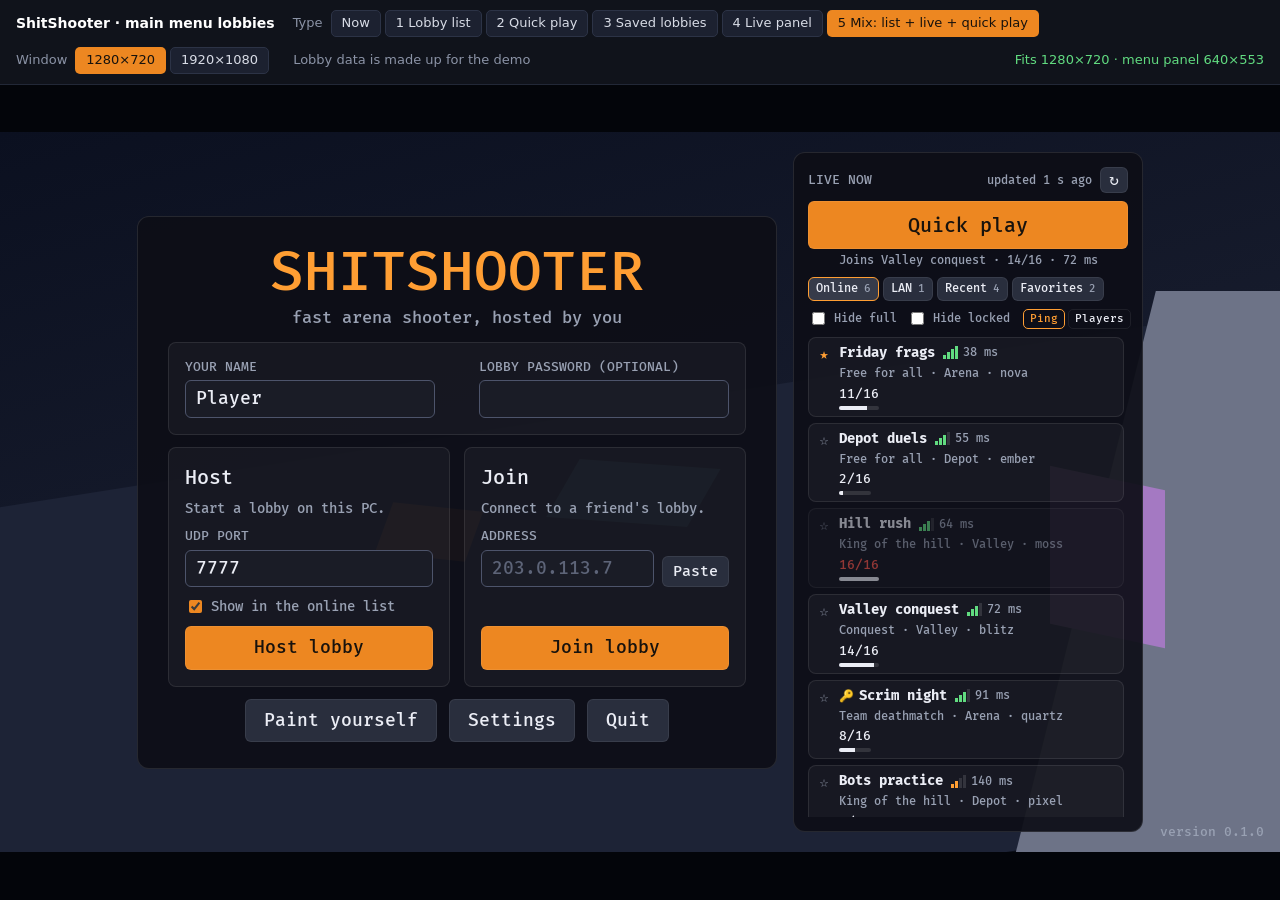
<file: prototypes/lobby-ui/index.html>
<!doctype html>
<html lang="en">
<head>
<meta charset="utf-8">
<meta name="viewport" content="width=device-width, initial-scale=1">
<title>Lobby Ideas</title>
<link rel="preconnect" href="https://fonts.googleapis.com">
<link rel="preconnect" href="https://fonts.gstatic.com" crossorigin>
<link rel="stylesheet" href="https://fonts.googleapis.com/css2?family=Fira+Mono:wght@400;500;700&display=swap">
<link rel="stylesheet" href="shell.css">
<link rel="stylesheet" href="lobbies.css">
</head>
<body>
<header class="bar">
  <strong class="bar-title">ShitShooter · main menu lobbies</strong>
  <div class="bar-group" data-group="type"><span>Type</span><button data-value="now">Now</button><button data-value="list">1 Lobby list</button><button data-value="quick">2 Quick play</button><button data-value="saved">3 Saved lobbies</button><button data-value="live">4 Live panel</button><button data-value="mix">5 Mix: list + live + quick play</button></div>
  <div class="bar-group" data-group="size"><span>Window</span><button data-value="1280x720">1280×720</button><button data-value="1920x1080">1920×1080</button></div>
  <span class="bar-hint">Lobby data is made up for the demo</span>
  <span class="bar-fit" id="fit"></span>
</header>
<main class="viewport" id="viewport">
  <div class="stage" id="stage">
    <div class="scene"><i class="s1"></i><i class="s2"></i><i class="s3"></i><i class="s4"></i><i class="s5"></i></div>
    <section class="screen screen-menu" id="screen-menu">
      <div class="panel" id="menu-panel"></div>
      <div id="side-root"></div>
      <div class="mm-version">version 0.1.0</div>
      <div id="modal-root"></div>
    </section>
  </div>
</main>
<script src="lobbies.js"></script>
<script src="lobbies-shell.js"></script>
</body>
</html>
</file>
<file: prototypes/lobby-ui/shell.css>
:root {
  --panel: rgba(13, 15, 23, 0.93);
  --panel-edge: rgba(255, 255, 255, 0.1);
  --card: rgba(255, 255, 255, 0.04);
  --button: #292e3d;
  --button-hover: #404a66;
  --button-press: #f28c26;
  --button-edge: rgba(255, 255, 255, 0.07);
  --primary: #ed8721;
  --primary-hover: #ffa847;
  --on-primary: #17120d;
  --danger-hover: #9e332e;
  --field: #1a1c26;
  --field-edge: #4d546b;
  --text: #ebedf5;
  --dim: #99a1b3;
  --accent: #ff9e33;
  --danger: #ff594d;
  --good: #61db80;
  --hud-edge: rgba(255, 255, 255, 0.09);
  --track: rgba(255, 255, 255, 0.12);
  --active: #363b4a;
  --game-font: "Fira Mono", Consolas, "Courier New", monospace;
}

* {
  box-sizing: border-box;
}

html,
body {
  height: 100%;
  margin: 0;
}

body {
  display: flex;
  flex-direction: column;
  background: #03050a;
  color: #d8dce6;
  font: 13px/1.3 system-ui, "Segoe UI", sans-serif;
}

.bar {
  display: flex;
  flex-wrap: wrap;
  align-items: center;
  gap: 10px 18px;
  padding: 10px 16px;
  background: #10131b;
  border-bottom: 1px solid #222837;
}

.bar-title {
  font-size: 14px;
  color: #fff;
}

.bar-group {
  display: inline-flex;
  align-items: center;
  gap: 4px;
}

.bar-group span {
  margin-right: 4px;
  color: #8b93a6;
}

.bar button {
  font: inherit;
  color: #d8dce6;
  padding: 4px 10px;
  background: #1c2130;
  border: 1px solid #2c3346;
  border-radius: 5px;
  cursor: pointer;
}

.bar button:hover {
  background: #283048;
}

.bar button.is-on {
  color: #17120d;
  background: #ed8721;
  border-color: transparent;
}

.bar-fit {
  margin-left: auto;
  color: #61db80;
}

.bar-hint {
  margin-left: 6px;
  color: #8b93a6;
}

.bar-fit.is-bad {
  color: #ff594d;
}

.viewport {
  position: relative;
  flex: 1;
  overflow: hidden;
}

.stage {
  position: absolute;
  overflow: hidden;
  transform-origin: 0 0;
  font-family: var(--game-font);
  font-weight: 500;
  color: var(--text);
}

.scene {
  position: absolute;
  inset: 0;
  background: linear-gradient(165deg, #0b1020 0%, #161b2c 50%, #090c14 100%);
}

.scene i {
  position: absolute;
  display: block;
}

.scene .s1 {
  left: -10%;
  top: 38%;
  width: 120%;
  height: 70%;
  background: #1d2336;
  transform: skewY(-9deg);
}

.scene .s2 {
  right: -6%;
  top: 22%;
  width: 22%;
  height: 90%;
  background: #6d7387;
  transform: skewX(-14deg);
}

.scene .s3 {
  left: 30%;
  top: 52%;
  width: 7%;
  height: 7%;
  background: #8a5638;
  transform: skew(-20deg, 6deg);
}

.scene .s4 {
  right: 9%;
  top: 48%;
  width: 9%;
  height: 22%;
  background: #a479c2;
  transform: skewY(12deg);
}

.scene .s5 {
  left: 44%;
  top: 46%;
  width: 11%;
  height: 8%;
  background: #4a6f97;
  transform: skew(-30deg, 4deg);
}

.screen {
  position: absolute;
  inset: 0;
  display: flex;
  align-items: center;
  justify-content: center;
}

.screen[hidden] {
  display: none;
}

.panel {
  display: flex;
  flex-direction: column;
  align-items: center;
  gap: 14px;
  padding: 26px 30px;
  background: var(--panel);
  border: 1px solid var(--panel-edge);
  border-radius: 12px;
}

.title {
  margin: 0;
  font-size: 36px;
  font-weight: 500;
  color: var(--accent);
}

.screen-lobby .title {
  font-size: 40px;
}

.buttons {
  display: flex;
  align-items: center;
  gap: 12px;
}

.btn {
  font: inherit;
  font-size: 18px;
  color: var(--text);
  padding: 9px 18px;
  background: var(--button);
  border: 1px solid var(--button-edge);
  border-radius: 6px;
  cursor: pointer;
}

.btn:hover {
  background: var(--button-hover);
}

.btn-primary {
  color: var(--on-primary);
  background: var(--primary);
}

.btn-primary:hover {
  background: var(--primary-hover);
}

.btn-danger:hover {
  background: var(--danger-hover);
}

.cards {
  display: flex;
  align-items: stretch;
  gap: 14px;
  margin-top: 4px;
}

.card {
  display: flex;
  flex-direction: column;
  gap: 10px;
  padding: 16px;
  background: var(--card);
  border: 1px solid var(--hud-edge);
  border-radius: 8px;
}

.section {
  font-size: 13px;
  color: var(--dim);
  text-transform: uppercase;
}

.dim {
  color: var(--dim);
}

.ctl {
  display: flex;
  align-items: center;
  gap: 6px;
  font-size: 15px;
}

.ctl span {
  margin-left: 4px;
  color: var(--dim);
}

.ctl kbd,
.roster-head span {
  font: inherit;
}

.ctl kbd {
  min-width: 28px;
  padding: 2px 7px;
  font-size: 14px;
  text-align: center;
  background: var(--button);
  border: 1px solid var(--button-edge);
  border-radius: 4px;
}

.pause-loadout-card {
  width: 300px;
}

.tips {
  width: 260px;
}

.tips p {
  margin: 0;
  font-size: 14px;
  color: var(--dim);
}

.lobby-address {
  font-size: 16px;
}

.lobby-grid {
  display: grid;
  gap: 14px;
  grid-template-columns: 462px 350px;
  grid-template-areas: "players match" "players loadout";
  align-items: start;
}

.players {
  grid-area: players;
  align-self: stretch;
}

.match {
  grid-area: match;
  align-self: stretch;
}

.lobby-loadout-card {
  grid-area: loadout;
  align-self: stretch;
}

.roster-head,
.roster-row {
  display: grid;
  grid-template-columns: 14px 1fr 70px 70px;
  align-items: center;
  gap: 6px;
  padding: 3px 10px;
}

.roster-head {
  font-size: 13px;
  color: var(--dim);
}

.roster-head span:nth-child(n + 3),
.roster-row b {
  text-align: right;
}

.roster-row {
  font-size: 18px;
  border: 1px solid transparent;
  border-radius: 6px;
}

.roster-row.is-me {
  background: rgba(255, 255, 255, 0.14);
  border-color: var(--accent);
}

.roster-row i {
  width: 9px;
  height: 9px;
  border-radius: 50%;
}

.roster-row em {
  margin-left: 8px;
  font-size: 12px;
  font-style: normal;
  color: var(--accent);
}

.roster-row b.dim {
  font-weight: 500;
}

.match-row {
  display: flex;
  justify-content: space-between;
  align-items: center;
  min-height: 30px;
  font-size: 16px;
}

.match-row span {
  color: var(--dim);
}

.info {
  font-size: 17px;
  color: var(--accent);
  text-align: center;
}
</file>
<file: prototypes/lobby-ui/lobbies.css>
.mm-panel {
  gap: 12px;
}

.mm-title {
  font-size: 56px;
  line-height: 1.05;
}

.mm-sub {
  font-size: 17px;
  margin-top: -6px;
}

.mm-row-card {
  flex-direction: row;
  justify-content: space-between;
  gap: 40px;
  align-self: stretch;
}

.mm-field {
  display: flex;
  flex-direction: column;
  gap: 5px;
}

.mm-field input {
  width: 250px;
  padding: 6px 10px;
  font: inherit;
  font-size: 18px;
  color: var(--text);
  background: var(--field);
  border: 1px solid var(--field-edge);
  border-radius: 6px;
  outline: none;
}

.mm-field input:focus {
  border-color: var(--accent);
}

.mm-field input::placeholder {
  color: #5d6478;
}

.mm-grow {
  flex: 1;
  min-width: 0;
}

.mm-grow input {
  width: 100%;
}

.mm-cards {
  display: flex;
  align-items: stretch;
  gap: 14px;
  align-self: stretch;
}

.mm-card {
  width: 282px;
  flex: none;
}

.mm-card-title {
  display: flex;
  align-items: center;
  gap: 8px;
  font-size: 20px;
}

.mm-hint {
  font-size: 14px;
}

.mm-card .btn-primary {
  margin-top: auto;
}

.mm-address {
  display: flex;
  align-items: flex-end;
  gap: 8px;
}

.btn-small {
  padding: 5px 10px;
  font-size: 15px;
}

.btn-big {
  padding: 11px 34px;
  font-size: 24px;
}

.mm-check {
  display: flex;
  align-items: center;
  gap: 6px;
  font-size: 14px;
  color: var(--dim);
  cursor: pointer;
}

.mm-check input {
  accent-color: var(--primary);
}

.mm-status {
  min-height: 20px;
  font-size: 16px;
  color: var(--dim);
}

.mm-status.is-bad {
  color: var(--danger);
}

.mm-status.is-good {
  color: var(--good);
}

.mm-version {
  position: absolute;
  right: 16px;
  bottom: 12px;
  font-size: 13px;
  color: var(--dim);
}

.mm-or {
  margin-top: 2px;
}

.mm-type-list .mm-card:first-child,
.mm-type-saved .mm-card:first-child,
.mm-type-quick .mm-card:first-child,
.mm-type-live .mm-card:first-child {
  width: 240px;
}

.mm-browser {
  width: 580px;
  gap: 8px;
}

.mm-browser .btn-primary {
  margin-top: 0;
}

.lb-tabs {
  display: flex;
  align-items: center;
  gap: 4px;
}

.lb-tab,
.lb-sort,
.lb-refresh,
.lb-star {
  font: inherit;
  color: var(--text);
  cursor: pointer;
}

.lb-tab {
  display: flex;
  align-items: center;
  gap: 6px;
  padding: 4px 10px;
  font-size: 13px;
  background: var(--button);
  border: 1px solid var(--button-edge);
  border-radius: 6px;
}

.lb-tab small {
  font-size: 11px;
  color: var(--dim);
}

.lb-tab:hover,
.lb-sort:hover,
.lb-refresh:hover {
  background: var(--button-hover);
}

.lb-tab.is-on {
  background: var(--active);
  border-color: var(--accent);
}

.lb-refresh {
  width: 28px;
  height: 26px;
  margin-left: auto;
  font-size: 16px;
  background: var(--button);
  border: 1px solid var(--button-edge);
  border-radius: 6px;
}

.mm-card-title .lb-refresh {
  margin-left: auto;
}

.lb-filters {
  display: flex;
  align-items: center;
  gap: 14px;
}

.lb-filters .mm-check {
  font-size: 13px;
}

.lb-sorts {
  display: flex;
  align-items: center;
  gap: 4px;
  margin-left: auto;
  font-size: 13px;
  color: var(--dim);
}

.lb-sort {
  padding: 2px 8px;
  font-size: 12px;
  background: transparent;
  border: 1px solid var(--button-edge);
  border-radius: 5px;
}

.lb-sort.is-on {
  border-color: var(--accent);
  color: var(--accent);
}

.lb-list {
  display: flex;
  flex-direction: column;
  gap: 4px;
  max-height: 168px;
  overflow-y: auto;
}

.lb-row {
  display: flex;
  align-items: center;
  gap: 4px;
}

.lb-star {
  width: 22px;
  flex: none;
  padding: 0;
  font-size: 15px;
  color: var(--dim);
  background: none;
  border: none;
}

.lb-star.is-on {
  color: var(--accent);
}

.lb-main {
  flex: 1;
  min-width: 0;
  display: grid;
  grid-template-columns: 1fr 118px 52px 62px 74px;
  align-items: center;
  gap: 8px;
  padding: 3px 8px;
  font: inherit;
  color: var(--text);
  text-align: left;
  background: rgba(255, 255, 255, 0.03);
  border: 1px solid transparent;
  border-radius: 6px;
}

button.lb-main {
  cursor: pointer;
}

button.lb-main:hover {
  background: var(--button-hover);
  border-color: var(--accent);
}

.lb-row.is-full,
.lb-row.is-offline {
  opacity: 0.55;
}

.lb-name {
  min-width: 0;
  overflow: hidden;
  font-size: 15px;
  white-space: nowrap;
  text-overflow: ellipsis;
}

.lb-name small {
  display: block;
  font-size: 11px;
  color: var(--dim);
}

.lb-lock {
  margin-right: 5px;
  font-size: 12px;
}

.lb-tag {
  font-size: 12px;
  color: var(--dim);
}

.lb-players {
  display: flex;
  flex-direction: column;
  gap: 3px;
}

.lb-players b {
  font-size: 13px;
  font-weight: 500;
}

.lb-players.is-full b {
  color: var(--danger);
}

.lb-fill {
  height: 4px;
  overflow: hidden;
  background: var(--track);
  border-radius: 2px;
}

.lb-fill i {
  display: block;
  height: 100%;
  background: var(--text);
}

.lb-ping {
  display: inline-flex;
  align-items: center;
  gap: 5px;
  font-size: 12px;
  color: var(--dim);
}

.lb-ping.is-off {
  color: var(--danger);
}

.lb-bars {
  display: inline-flex;
  align-items: flex-end;
  gap: 1px;
  height: 13px;
}

.lb-bars i {
  width: 3px;
  background: var(--track);
}

.lb-bars i:nth-child(1) {
  height: 4px;
}

.lb-bars i:nth-child(2) {
  height: 7px;
}

.lb-bars i:nth-child(3) {
  height: 10px;
}

.lb-bars i:nth-child(4) {
  height: 13px;
}

.lv-4 .lb-bars i.is-on,
.lv-3 .lb-bars i.is-on {
  background: var(--good);
}

.lv-2 .lb-bars i.is-on {
  background: var(--accent);
}

.lv-1 .lb-bars i.is-on {
  background: var(--danger);
}

.lb-empty {
  padding: 16px;
  font-size: 14px;
  color: var(--dim);
  text-align: center;
}

.mm-quick {
  display: flex;
  align-items: center;
  gap: 16px;
  align-self: stretch;
  padding: 10px 16px;
  background: var(--card);
  border: 1px solid var(--hud-edge);
  border-radius: 8px;
}

.mm-quick-side {
  max-width: 400px;
  display: flex;
  flex-direction: column;
  align-items: flex-start;
  gap: 8px;
  font-size: 13px;
}

.mm-type-quick .mm-cards .mm-card:last-child {
  flex: 1;
  width: auto;
}

.mm-type-live .mm-cards .mm-card:last-child {
  flex: 1;
  width: auto;
}

.lv-panel {
  position: absolute;
  right: 24px;
  top: 50%;
  display: flex;
  flex-direction: column;
  gap: 8px;
  width: 270px;
  padding: 14px;
  transform: translateY(-50%);
  background: var(--panel);
  border: 1px solid var(--panel-edge);
  border-radius: 12px;
}

.lv-head {
  display: flex;
  justify-content: space-between;
  align-items: baseline;
  font-size: 12px;
}

.lv-card {
  display: flex;
  flex-direction: column;
  gap: 4px;
  padding: 8px 10px;
  font: inherit;
  color: var(--text);
  text-align: left;
  background: var(--card);
  border: 1px solid var(--hud-edge);
  border-radius: 8px;
  cursor: pointer;
}

.lv-card:hover {
  background: var(--button-hover);
  border-color: var(--accent);
}

.lv-card.is-full {
  opacity: 0.55;
}

.lv-top {
  display: flex;
  align-items: center;
  justify-content: space-between;
  gap: 8px;
  font-size: 14px;
}

.lv-meta {
  font-size: 12px;
  color: var(--dim);
}

.lv-panel > .btn {
  align-self: stretch;
}

.mm-modal {
  position: absolute;
  inset: 0;
  display: flex;
  align-items: center;
  justify-content: center;
  background: rgba(3, 4, 8, 0.55);
}

.mm-dialog {
  align-items: stretch;
  min-width: 380px;
}

.mm-dialog .mm-field input {
  width: 100%;
}

.mm-browse {
  width: 680px;
}

.mm-browse-head {
  display: flex;
  align-items: center;
  justify-content: space-between;
}

.mm-browse .lb-list {
  max-height: 320px;
}

.mm-card .mm-field {
  align-self: stretch;
}

.mm-card .mm-field input {
  width: 100%;
}

.mx-panel {
  display: flex;
  flex-direction: column;
  gap: 8px;
  width: 350px;
  max-height: 680px;
  margin-left: 16px;
  padding: 14px;
  background: var(--panel);
  border: 1px solid var(--panel-edge);
  border-radius: 12px;
}

.mx-panel .lv-head {
  align-items: center;
  gap: 8px;
}

.mx-panel .lv-head .lv-ago {
  margin-left: auto;
}

.mx-panel .lb-refresh {
  margin-left: 0;
}

.mx-quick {
  padding: 10px 18px;
  font-size: 20px;
}

.mx-hint {
  margin-top: -4px;
  font-size: 12px;
  text-align: center;
}

.mx-panel .lb-tab {
  padding: 3px 7px;
  font-size: 12px;
}

.mx-panel .lb-filters {
  gap: 10px;
}

.mx-panel .lb-filters .mm-check {
  font-size: 12px;
}

.mx-list {
  display: flex;
  flex-direction: column;
  gap: 6px;
  min-height: 0;
  overflow-y: auto;
}

.mx-list .lv-card {
  flex-direction: row;
  align-items: flex-start;
  gap: 4px;
  padding: 6px 8px 6px 4px;
  cursor: default;
  transition: background 0.6s ease, border-color 0.6s ease;
}

.mx-list .lv-card:hover {
  background: var(--card);
}

.mx-list .lv-card.is-changed {
  background: rgba(255, 158, 51, 0.12);
  border-color: rgba(255, 158, 51, 0.55);
}

.mx-list .lv-card.is-offline {
  opacity: 0.55;
}

.lv-main {
  flex: 1;
  min-width: 0;
  display: flex;
  flex-direction: column;
  gap: 4px;
  padding: 0;
  font: inherit;
  color: var(--text);
  text-align: left;
  background: none;
  border: none;
}

button.lv-main {
  cursor: pointer;
}

button.lv-main:hover .lv-top b {
  color: var(--accent);
}

.mx-list .lb-star {
  margin-top: 1px;
}

.mx-panel .mm-check {
  white-space: nowrap;
}

.mx-panel .lb-sorts {
  gap: 3px;
  font-size: 0;
}

.mx-panel .lb-sort {
  padding: 2px 6px;
  font-size: 11px;
}

.dt-panel,
.mm-dialog {
  background: #0d0f17;
}

.dt-panel {
  gap: 10px;
  max-height: 700px;
}

.dt-title {
  display: flex;
  align-items: center;
  gap: 10px;
  font-size: 34px;
}

.dt-title .lb-lock {
  font-size: 22px;
}

.dt-sub {
  margin-top: -6px;
  font-size: 15px;
}

.dt-cards {
  display: flex;
  align-items: stretch;
  gap: 14px;
}

.dt-players {
  width: 400px;
  gap: 6px;
}

.dt-players .roster-row {
  font-size: 15px;
  padding: 2px 10px;
}

.dt-roster {
  display: flex;
  flex-direction: column;
  gap: 2px;
  max-height: 250px;
  overflow-y: auto;
}

.dt-match {
  width: 280px;
  gap: 4px;
}

.dt-match .match-row {
  min-height: 28px;
  font-size: 14px;
}

.dt-password {
  align-self: stretch;
}

.dt-password .mm-field input {
  width: 100%;
}

.dt-panel .btn[disabled] {
  color: var(--dim);
  cursor: not-allowed;
}

.lb-list,
.mx-list,
.dt-roster {
  padding-right: 4px;
  scrollbar-width: thin;
  scrollbar-color: rgba(255, 255, 255, 0.22) transparent;
}

.lb-list:hover,
.mx-list:hover,
.dt-roster:hover {
  scrollbar-color: rgba(255, 255, 255, 0.4) transparent;
}

.mx-list {
  flex: 1 1 auto;
}
</file>
